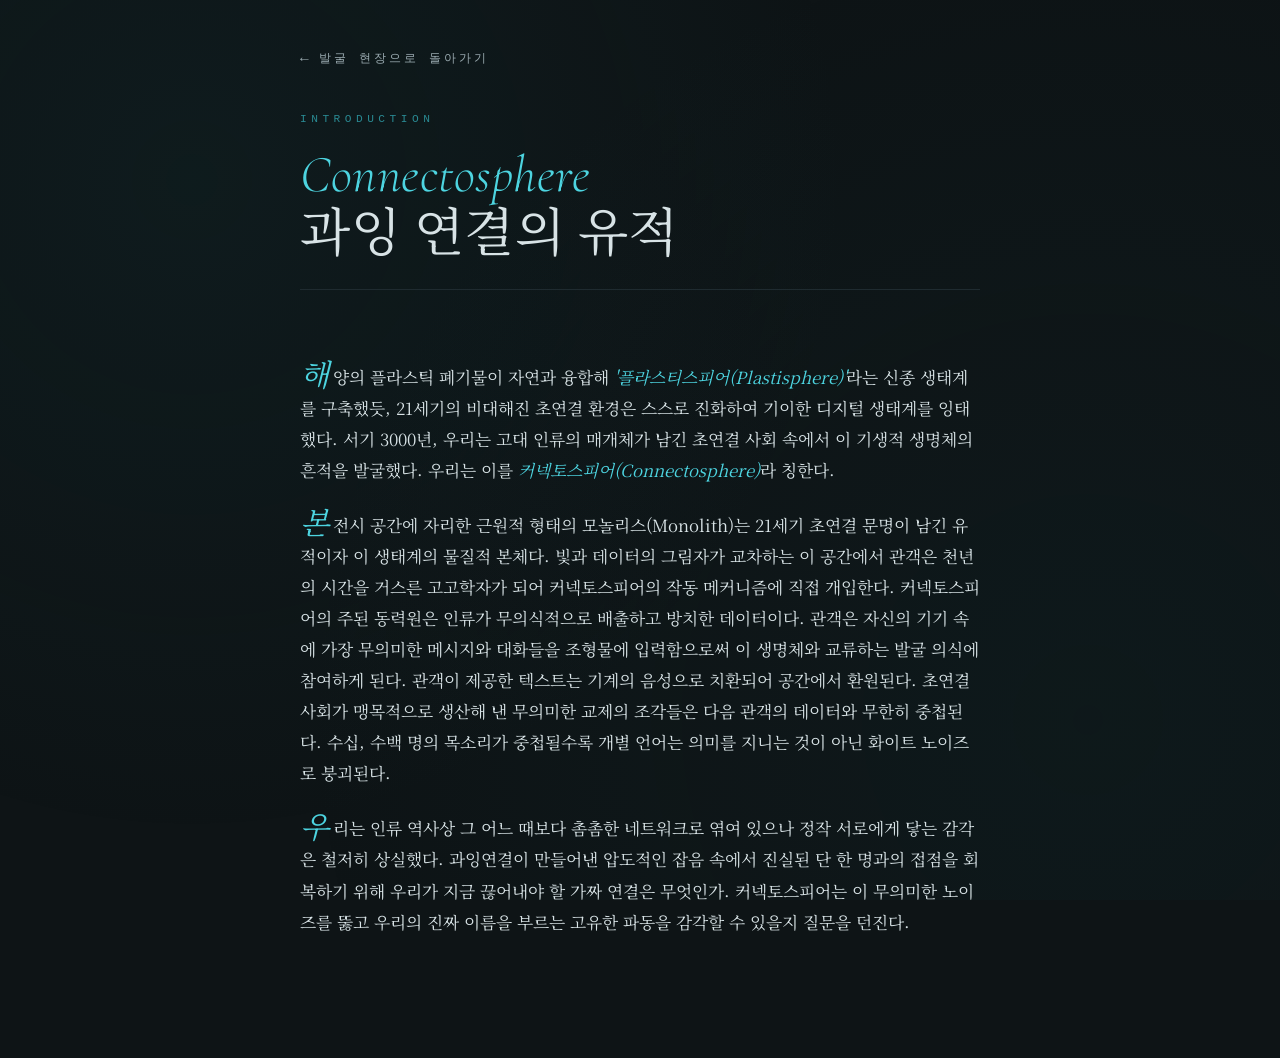
<file: intro.html>
<!DOCTYPE html>
<html lang="ko">
<head>
  <meta charset="UTF-8" />
  <meta name="viewport" content="width=device-width, initial-scale=1.0" />
  <title>전시 서문 — Connectosphere</title>

  <link rel="preconnect" href="https://fonts.googleapis.com" />
  <link rel="preconnect" href="https://fonts.gstatic.com" crossorigin />
  <link href="https://fonts.googleapis.com/css2?family=Cormorant+Garamond:ital,wght@0,300;0,400;0,500;0,600;1,400&family=Noto+Serif+KR:wght@300;400;500;600;700&display=swap" rel="stylesheet" />

  <link rel="stylesheet" href="style.css" />
</head>
<body class="page--content">
  <div class="page-shell">

    <header class="page-header">
      <a href="index.html" class="page-header__back">발굴 현장으로 돌아가기</a>
      <p class="page-header__eyebrow">Introduction</p>
      <h1 class="page-header__title">
        <em>Connectosphere</em><br />
        과잉 연결의 유적
      </h1>
    </header>

    <article class="intro-text">
      <p>
        해양의 플라스틱 폐기물이 자연과 융합해 <em>'플라스티스피어(Plastisphere)'</em>라는 신종 생태계를 구축했듯, 21세기의 비대해진 초연결 환경은 스스로 진화하여 기이한 디지털 생태계를 잉태했다. 서기 3000년, 우리는 고대 인류의 매개체가 남긴 초연결 사회 속에서 이 기생적 생명체의 흔적을 발굴했다. 우리는 이를 <em>커넥토스피어(Connectosphere)</em>라 칭한다.
      </p>

      <p>
        본 전시 공간에 자리한 근원적 형태의 모놀리스(Monolith)는 21세기 초연결 문명이 남긴 유적이자 이 생태계의 물질적 본체다. 빛과 데이터의 그림자가 교차하는 이 공간에서 관객은 천년의 시간을 거스른 고고학자가 되어 커넥토스피어의 작동 메커니즘에 직접 개입한다. 커넥토스피어의 주된 동력원은 인류가 무의식적으로 배출하고 방치한 데이터이다. 관객은 자신의 기기 속에 가장 무의미한 메시지와 대화들을 조형물에 입력함으로써 이 생명체와 교류하는 발굴 의식에 참여하게 된다. 관객이 제공한 텍스트는 기계의 음성으로 치환되어 공간에서 환원된다. 초연결 사회가 맹목적으로 생산해 낸 무의미한 교제의 조각들은 다음 관객의 데이터와 무한히 중첩된다. 수십, 수백 명의 목소리가 중첩될수록 개별 언어는 의미를 지니는 것이 아닌 화이트 노이즈로 붕괴된다.
      </p>

      <p>
        우리는 인류 역사상 그 어느 때보다 촘촘한 네트워크로 엮여 있으나 정작 서로에게 닿는 감각은 철저히 상실했다. 과잉연결이 만들어낸 압도적인 잡음 속에서 진실된 단 한 명과의 접점을 회복하기 위해 우리가 지금 끊어내야 할 가짜 연결은 무엇인가. 커넥토스피어는 이 무의미한 노이즈를 뚫고 우리의 진짜 이름을 부르는 고유한 파동을 감각할 수 있을지 질문을 던진다.
      </p>
    </article>

  </div>
</body>
</html>
</file>
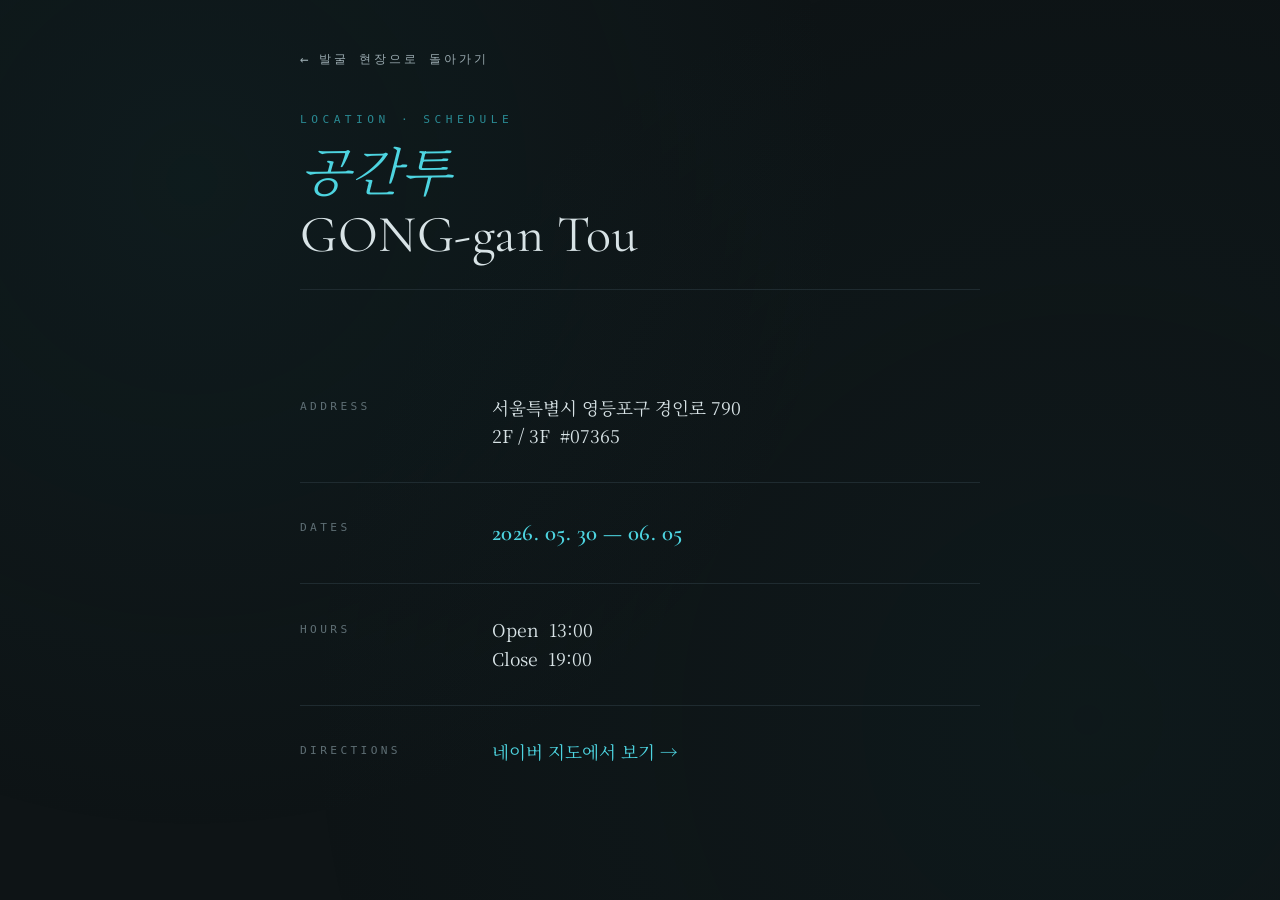
<file: location.html>
<!DOCTYPE html>
<html lang="ko">
<head>
  <meta charset="UTF-8" />
  <meta name="viewport" content="width=device-width, initial-scale=1.0" />
  <title>로케이션 — Connectosphere</title>

  <link rel="preconnect" href="https://fonts.googleapis.com" />
  <link rel="preconnect" href="https://fonts.gstatic.com" crossorigin />
  <link href="https://fonts.googleapis.com/css2?family=Cormorant+Garamond:ital,wght@0,300;0,400;0,500;0,600;1,400&family=Noto+Serif+KR:wght@300;400;500;600;700&display=swap" rel="stylesheet" />

  <link rel="stylesheet" href="style.css" />
</head>
<body class="page--content">
  <div class="page-shell">

    <header class="page-header">
      <a href="index.html" class="page-header__back">발굴 현장으로 돌아가기</a>
      <p class="page-header__eyebrow">Location · Schedule</p>
      <h1 class="page-header__title">
        <em>공간투</em><br />
        GONG-gan Tou
      </h1>
    </header>

    <div>
      <div class="info-block">
        <div class="info-block__label">Address</div>
        <div class="info-block__value">
          서울특별시 영등포구 경인로 790<br />
          2F / 3F &nbsp;#07365
        </div>
      </div>

      <div class="info-block">
        <div class="info-block__label">Dates</div>
        <div class="info-block__value">
          <strong>2026. 05. 30 — 06. 05</strong>
        </div>
      </div>

      <div class="info-block">
        <div class="info-block__label">Hours</div>
        <div class="info-block__value">
          Open &nbsp;13:00<br />
          Close &nbsp;19:00
        </div>
      </div>

      <div class="info-block">
        <div class="info-block__label">Directions</div>
        <div class="info-block__value">
          <a href="https://map.naver.com/p/search/공간투%20영등포%20경인로%20790" target="_blank" rel="noopener noreferrer">
            네이버 지도에서 보기 →
          </a>
        </div>
      </div>
    </div>

  </div>
</body>
</html>
</file>
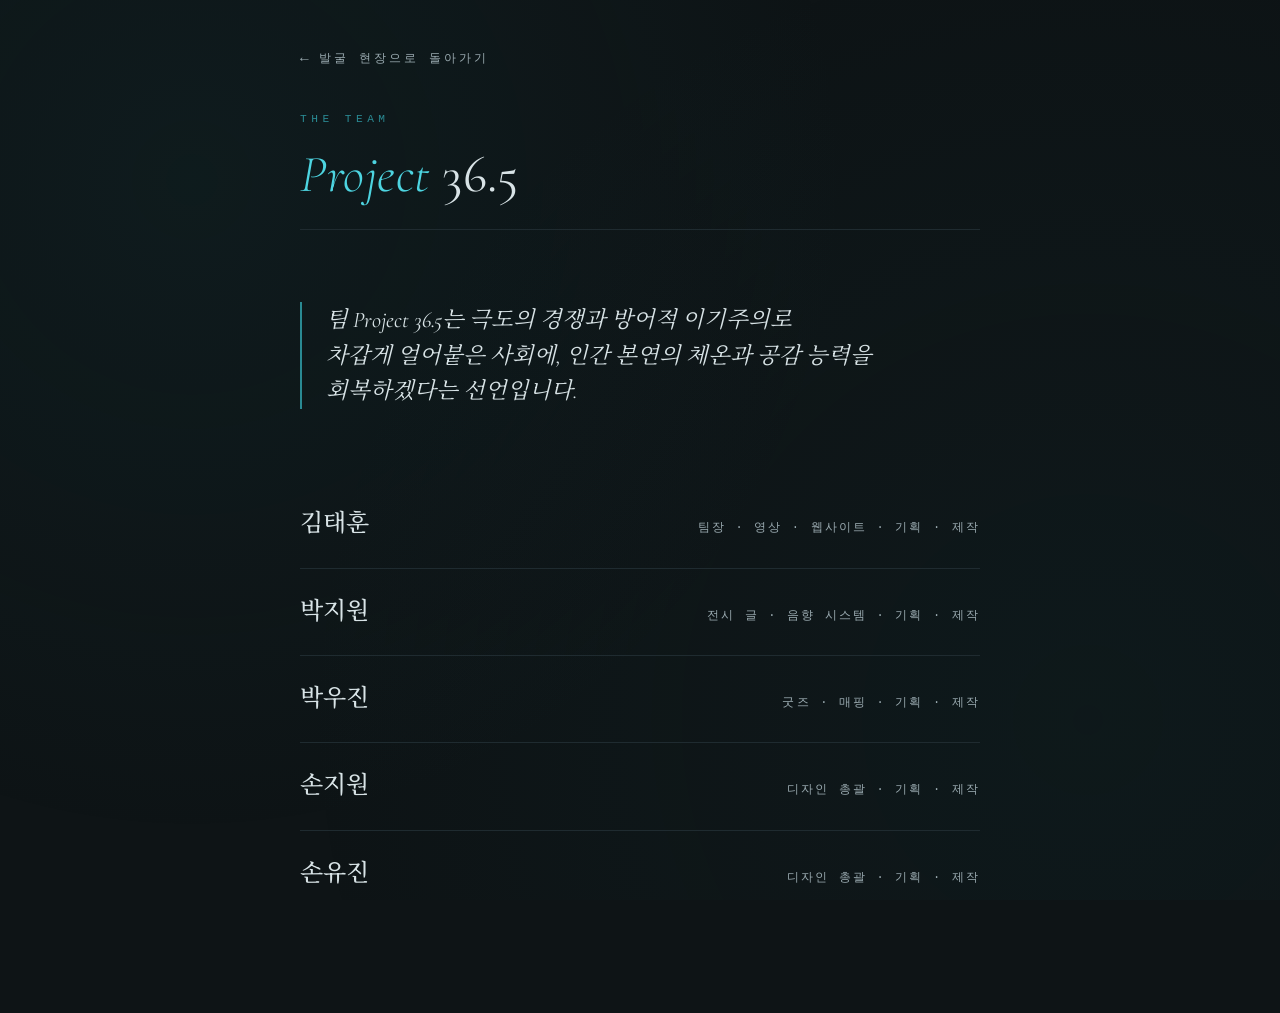
<file: team.html>
<!DOCTYPE html>
<html lang="ko">
<head>
  <meta charset="UTF-8" />
  <meta name="viewport" content="width=device-width, initial-scale=1.0" />
  <title>팀 소개 — Connectosphere</title>

  <link rel="preconnect" href="https://fonts.googleapis.com" />
  <link rel="preconnect" href="https://fonts.gstatic.com" crossorigin />
  <link href="https://fonts.googleapis.com/css2?family=Cormorant+Garamond:ital,wght@0,300;0,400;0,500;0,600;1,400&family=Noto+Serif+KR:wght@300;400;500;600;700&display=swap" rel="stylesheet" />

  <link rel="stylesheet" href="style.css" />
</head>
<body class="page--content">
  <div class="page-shell">

    <header class="page-header">
      <a href="index.html" class="page-header__back">발굴 현장으로 돌아가기</a>
      <p class="page-header__eyebrow">The Team</p>
      <h1 class="page-header__title">
        <em>Project</em> 36.5
      </h1>
    </header>

    <p class="team-statement">
      팀 Project 36.5는 극도의 경쟁과 방어적 이기주의로<br />
      차갑게 얼어붙은 사회에, 인간 본연의 체온과 공감 능력을<br />
      회복하겠다는 선언입니다.
    </p>

    <div class="team-roster">
      <div class="team-member">
        <h2 class="team-member__name">김태훈</h2>
        <p class="team-member__role">팀장 · 영상 · 웹사이트 · 기획 · 제작</p>
      </div>
      <div class="team-member">
        <h2 class="team-member__name">박지원</h2>
        <p class="team-member__role">전시 글 · 음향 시스템 · 기획 · 제작</p>
      </div>
      <div class="team-member">
        <h2 class="team-member__name">박우진</h2>
        <p class="team-member__role">굿즈 · 매핑 · 기획 · 제작</p>
      </div>
      <div class="team-member">
        <h2 class="team-member__name">손지원</h2>
        <p class="team-member__role">디자인 총괄 · 기획 · 제작</p>
      </div>
      <div class="team-member">
        <h2 class="team-member__name">손유진</h2>
        <p class="team-member__role">디자인 총괄 · 기획 · 제작</p>
      </div>
    </div>

  </div>
</body>
</html>
</file>
<file: style.css>
/* ============================================
   Connectosphere — Connectosphere stylesheet
   ============================================
   Design tokens, base, layout, and component styles
   for all pages: index, intro, location, team, rewatch.
   ============================================ */


/* ============================================
   1. DESIGN TOKENS
   ============================================ */
:root {
  /* Color palette — extracted from the painterly artwork */
  --bg-deep:        #0a0e10;   /* deepest void */
  --bg-base:        #0e1416;   /* page background */
  --bg-elevated:    #131b1f;   /* card/elevated surfaces */
  --bg-soft:        #1a2428;   /* subtle elevations */

  --ink-bright:     #d8e3e6;   /* primary text */
  --ink-soft:       #9aaab0;   /* secondary text */
  --ink-faint:      #5e6e74;   /* tertiary / hints */
  --ink-divider:    #1f2b30;   /* dividers, borders */

  --cyan-bright:    #4dd4e0;   /* primary accent — monolith glow */
  --cyan-soft:      #2a8a93;   /* muted accent */
  --cyan-dim:       #14454a;   /* dim accent, used in backgrounds */
  --cyan-glow:      0 0 24px rgba(77, 212, 224, 0.4);
  --cyan-glow-soft: 0 0 12px rgba(77, 212, 224, 0.25);

  --umber:          #4a3a2a;   /* warm earth, soil */

  /* Typography */
  --font-display: 'Cormorant Garamond', 'Noto Serif KR', Georgia, serif;
  --font-body:    'Noto Serif KR', 'Cormorant Garamond', Georgia, serif;
  --font-mono:    'SF Mono', 'JetBrains Mono', Menlo, monospace;

  /* Spacing scale (rem) */
  --space-1: 0.5rem;
  --space-2: 1rem;
  --space-3: 1.5rem;
  --space-4: 2rem;
  --space-5: 3rem;
  --space-6: 4.5rem;
  --space-7: 6rem;

  /* Layout */
  --content-max-width: 760px;
  --content-padding-x: clamp(1.25rem, 4vw, 2.5rem);

  /* Animation curves */
  --ease-out: cubic-bezier(0.16, 1, 0.3, 1);
  --ease-in-out: cubic-bezier(0.65, 0, 0.35, 1);
}


/* ============================================
   2. RESET & BASE
   ============================================ */
*, *::before, *::after {
  box-sizing: border-box;
  margin: 0;
  padding: 0;
}

html {
  -webkit-text-size-adjust: 100%;
  -webkit-font-smoothing: antialiased;
  -moz-osx-font-smoothing: grayscale;
  text-rendering: optimizeLegibility;
}

body {
  background: var(--bg-base);
  color: var(--ink-bright);
  font-family: var(--font-body);
  font-weight: 400;
  font-size: 16px;
  line-height: 1.6;
  min-height: 100vh;
  overflow-x: hidden;
}

a {
  color: var(--cyan-bright);
  text-decoration: none;
  transition: color 0.3s var(--ease-out);
}

a:hover {
  color: var(--ink-bright);
}

img {
  display: block;
  max-width: 100%;
  height: auto;
}

button {
  font: inherit;
  background: none;
  border: none;
  cursor: pointer;
  color: inherit;
}

/* Background texture — subtle film grain for atmosphere */
body::before {
  content: '';
  position: fixed;
  inset: 0;
  background-image:
    radial-gradient(circle at 15% 20%, rgba(20, 69, 74, 0.15), transparent 50%),
    radial-gradient(circle at 85% 80%, rgba(20, 69, 74, 0.1), transparent 60%);
  pointer-events: none;
  z-index: 0;
}


/* ============================================
   3. MAIN PAGE — TITLE SCREEN (State 1)
   ============================================ */
.page--main {
  margin: 0;
  background: var(--bg-deep);
  overflow: hidden;
}

.title-screen {
  position: fixed;
  inset: 0;
  display: flex;
  align-items: center;
  justify-content: center;
  background:
    radial-gradient(ellipse at center, rgba(20, 69, 74, 0.12) 0%, transparent 70%),
    var(--bg-deep);
  z-index: 10;
  opacity: 1;
  transition: opacity 1.2s var(--ease-in-out);
}

.title-screen.is-hidden {
  opacity: 0;
  pointer-events: none;
}

.title-screen__inner {
  text-align: center;
  padding: var(--content-padding-x);
  animation: title-fade-in 1.8s var(--ease-out) 0.2s both;
}

@keyframes title-fade-in {
  from { opacity: 0; transform: translateY(12px); }
  to   { opacity: 1; transform: translateY(0); }
}

.title {
  display: flex;
  flex-direction: column;
  align-items: center;
  gap: var(--space-2);
  margin-bottom: var(--space-5);
}

.title__main {
  font-family: var(--font-display);
  font-weight: 300;
  font-style: italic;
  font-size: clamp(2.5rem, 7vw, 5rem);
  letter-spacing: 0.02em;
  line-height: 1;
  color: var(--ink-bright);
  text-shadow: 0 0 30px rgba(77, 212, 224, 0.15);
}

.title__sub {
  font-family: var(--font-body);
  font-weight: 400;
  font-size: clamp(0.9rem, 1.8vw, 1.1rem);
  letter-spacing: 0.4em;
  color: var(--ink-soft);
  text-transform: none;
  margin-top: var(--space-1);
}

.title__caption {
  margin-top: var(--space-5);
  font-family: var(--font-mono);
  font-size: 0.75rem;
  letter-spacing: 0.3em;
  color: var(--ink-faint);
  text-transform: uppercase;
}

/* Enter button — cyan glow with pulse */
.enter-btn {
  position: relative;
  display: inline-flex;
  align-items: center;
  justify-content: center;
  width: 168px;
  height: 56px;
  border: 1px solid var(--cyan-soft);
  background: transparent;
  color: var(--cyan-bright);
  font-family: var(--font-mono);
  font-size: 0.8rem;
  letter-spacing: 0.5em;
  text-indent: 0.5em;
  cursor: pointer;
  overflow: hidden;
  transition: all 0.5s var(--ease-out);
  box-shadow: 0 0 0 rgba(77, 212, 224, 0);
}

.enter-btn:hover,
.enter-btn:focus-visible {
  border-color: var(--cyan-bright);
  color: var(--ink-bright);
  box-shadow: 0 0 32px rgba(77, 212, 224, 0.3);
  outline: none;
}

.enter-btn:active {
  transform: scale(0.98);
}

.enter-btn__label {
  position: relative;
  z-index: 2;
}

.enter-btn__pulse {
  position: absolute;
  inset: 0;
  background: radial-gradient(circle at center, rgba(77, 212, 224, 0.15), transparent 70%);
  animation: enter-pulse 2.4s ease-in-out infinite;
  pointer-events: none;
}

@keyframes enter-pulse {
  0%, 100% { opacity: 0.4; }
  50%      { opacity: 1; }
}


/* ============================================
   4. MAIN PAGE — VIDEO STAGE (State 2)
   ============================================ */
.video-stage {
  position: fixed;
  inset: 0;
  display: flex;
  align-items: center;
  justify-content: center;
  background: var(--bg-deep);
  z-index: 5;
  opacity: 0;
  transition: opacity 1s var(--ease-in-out);
  pointer-events: none;
}

.video-stage.is-active {
  opacity: 1;
  pointer-events: auto;
}

.video-stage__video {
  width: 100%;
  height: 100%;
  object-fit: contain;
  background: var(--bg-deep);
}


/* ============================================
   5. MAIN PAGE — END SCENE (State 3)
   ============================================ */
.end-scene {
  position: fixed;
  inset: 0;
  display: flex;
  align-items: center;
  justify-content: center;
  background: var(--bg-deep);
  z-index: 1;
  opacity: 0;
  transition: opacity 1.5s var(--ease-in-out);
  pointer-events: none;
}

.end-scene.is-active {
  opacity: 1;
  pointer-events: auto;
}

.end-scene__bg {
  width: 100%;
  height: 100%;
  object-fit: contain;
  user-select: none;
  -webkit-user-drag: none;
}

/* Wrapper for hotspots — matches image's actual rendered box */
/* We use object-fit: contain on the image, so we need to overlay hotspots
   on the *visible image area*. To keep this simple in pure CSS, hotspots
   are positioned via absolute % on the .end-scene container, which means
   they will scale with the viewport. On wide screens this matches well;
   if the image is letterboxed, hotspots align with the container, not
   the image. JS will recalculate the image's actual rendered box and
   adjust hotspot positioning. See script.js. */


/* ============================================
   6. HOTSPOTS — clickable artifact overlays
   ============================================ */
.hotspot {
  position: absolute;
  display: flex;
  align-items: center;
  justify-content: center;
  border-radius: 4px;
  cursor: pointer;
  transition: all 0.6s var(--ease-out);
  z-index: 2;
  /* Hotspot is invisible by default — only the marker shows */
  background: transparent;
  border: 1px solid transparent;
}

.hotspot:focus-visible {
  outline: 2px solid var(--cyan-bright);
  outline-offset: 4px;
}

/* Hotspot marker — small pulsing dot to indicate clickability */
.hotspot__marker {
  position: absolute;
  bottom: 8%;
  left: 50%;
  transform: translateX(-50%);
  width: 10px;
  height: 10px;
  border-radius: 50%;
  background: var(--cyan-bright);
  box-shadow: 0 0 12px rgba(77, 212, 224, 0.7);
  animation: marker-pulse 2.5s ease-in-out infinite;
  pointer-events: none;
}

@keyframes marker-pulse {
  0%, 100% { opacity: 0.7; transform: translateX(-50%) scale(1); }
  50%      { opacity: 1;   transform: translateX(-50%) scale(1.25); }
}

/* Slightly faster pulse for already-glowing artifacts (data, rewatch) */
.hotspot__marker--glow {
  animation-duration: 1.8s;
  background: #7eecf5;
  box-shadow: 0 0 18px rgba(126, 236, 245, 0.8);
}

/* Hotspot label — only appears on hover */
.hotspot__label {
  position: absolute;
  bottom: -32px;
  left: 50%;
  transform: translateX(-50%) translateY(8px);
  font-family: var(--font-mono);
  font-size: 0.7rem;
  letter-spacing: 0.3em;
  color: var(--cyan-bright);
  text-transform: uppercase;
  white-space: nowrap;
  opacity: 0;
  transition: all 0.4s var(--ease-out);
  pointer-events: none;
  text-shadow: 0 0 8px rgba(0, 0, 0, 0.8), 0 0 16px rgba(77, 212, 224, 0.3);
}

.hotspot:hover .hotspot__label,
.hotspot:focus-visible .hotspot__label {
  opacity: 1;
  transform: translateX(-50%) translateY(0);
}

/* Hover state — subtle glow border around the hotspot area */
.hotspot:hover,
.hotspot:focus-visible {
  background: radial-gradient(ellipse at center, rgba(77, 212, 224, 0.08), transparent 70%);
  border-color: rgba(77, 212, 224, 0.25);
}

.hotspot:hover .hotspot__marker,
.hotspot:focus-visible .hotspot__marker {
  animation-duration: 1s;
  transform: translateX(-50%) scale(1.4);
}


/* ============================================
   7. CONTENT PAGES — shared layout
   (intro, location, team, rewatch)
   ============================================ */
.page--content {
  background: var(--bg-base);
  min-height: 100vh;
  padding: var(--space-5) 0 var(--space-7);
  position: relative;
}

.page-shell {
  position: relative;
  z-index: 2;
  max-width: var(--content-max-width);
  margin: 0 auto;
  padding: 0 var(--content-padding-x);
}

/* Page header — back link + page title */
.page-header {
  display: flex;
  flex-direction: column;
  gap: var(--space-2);
  margin-bottom: var(--space-6);
  padding-bottom: var(--space-3);
  border-bottom: 1px solid var(--ink-divider);
}

.page-header__back {
  display: inline-flex;
  align-items: center;
  gap: 0.6em;
  font-family: var(--font-mono);
  font-size: 0.75rem;
  letter-spacing: 0.25em;
  color: var(--ink-soft);
  text-transform: uppercase;
  width: fit-content;
  transition: color 0.3s var(--ease-out);
}

.page-header__back:hover {
  color: var(--cyan-bright);
}

.page-header__back::before {
  content: '←';
  font-size: 1.2em;
  transition: transform 0.3s var(--ease-out);
}

.page-header__back:hover::before {
  transform: translateX(-4px);
}

.page-header__eyebrow {
  font-family: var(--font-mono);
  font-size: 0.7rem;
  letter-spacing: 0.4em;
  color: var(--cyan-soft);
  text-transform: uppercase;
  margin-top: var(--space-3);
}

.page-header__title {
  font-family: var(--font-display);
  font-weight: 400;
  font-size: clamp(2rem, 5vw, 3.25rem);
  line-height: 1.15;
  color: var(--ink-bright);
  letter-spacing: 0.01em;
}

.page-header__title em {
  font-style: italic;
  font-weight: 300;
  color: var(--cyan-bright);
}


/* ============================================
   8. CONTENT — INTRO (전시 서문)
   ============================================ */
.intro-text {
  font-family: var(--font-body);
  font-size: 1.05rem;
  line-height: 1.85;
  color: var(--ink-bright);
}

.intro-text p {
  margin-bottom: var(--space-3);
}

.intro-text p:first-letter {
  font-family: var(--font-display);
  font-size: 1.8em;
  float: left;
  line-height: 0.9;
  margin: 0.05em 0.12em -0.05em 0;
  color: var(--cyan-bright);
  font-style: italic;
  font-weight: 400;
}

.intro-text em {
  font-style: italic;
  color: var(--cyan-bright);
}


/* ============================================
   9. CONTENT — LOCATION (로케이션)
   ============================================ */
.info-block {
  display: grid;
  grid-template-columns: minmax(120px, 160px) 1fr;
  gap: var(--space-2) var(--space-4);
  padding: var(--space-4) 0;
  border-bottom: 1px solid var(--ink-divider);
}

.info-block:last-child {
  border-bottom: none;
}

.info-block__label {
  font-family: var(--font-mono);
  font-size: 0.7rem;
  letter-spacing: 0.3em;
  color: var(--ink-faint);
  text-transform: uppercase;
  padding-top: 0.4em;
}

.info-block__value {
  font-family: var(--font-body);
  font-size: 1.1rem;
  line-height: 1.6;
  color: var(--ink-bright);
}

.info-block__value strong {
  font-weight: 600;
  color: var(--cyan-bright);
  font-family: var(--font-display);
  font-size: 1.3em;
  letter-spacing: 0.02em;
}

@media (max-width: 600px) {
  .info-block {
    grid-template-columns: 1fr;
    gap: var(--space-1);
  }
}


/* ============================================
   10. CONTENT — TEAM (팀 소개)
   ============================================ */
.team-statement {
  font-family: var(--font-display);
  font-style: italic;
  font-weight: 400;
  font-size: clamp(1.1rem, 2vw, 1.4rem);
  line-height: 1.6;
  color: var(--ink-bright);
  margin-bottom: var(--space-6);
  padding-left: var(--space-3);
  border-left: 2px solid var(--cyan-soft);
}

.team-roster {
  display: flex;
  flex-direction: column;
  gap: 0;
}

.team-member {
  display: grid;
  grid-template-columns: 1fr auto;
  gap: var(--space-3);
  padding: var(--space-3) 0;
  border-bottom: 1px solid var(--ink-divider);
  align-items: baseline;
}

.team-member:last-child {
  border-bottom: none;
}

.team-member__name {
  font-family: var(--font-display);
  font-weight: 500;
  font-size: 1.5rem;
  color: var(--ink-bright);
  letter-spacing: 0.01em;
}

.team-member__role {
  font-family: var(--font-mono);
  font-size: 0.75rem;
  letter-spacing: 0.18em;
  color: var(--ink-soft);
  text-transform: uppercase;
  text-align: right;
}


/* ============================================
   11. CONTENT — REWATCH (인트로 다시보기)
   ============================================ */
.rewatch-video {
  width: 100%;
  aspect-ratio: 21 / 9;
  background: var(--bg-deep);
  margin-top: var(--space-3);
  margin-bottom: var(--space-3);
}

.rewatch-video video {
  width: 100%;
  height: 100%;
  object-fit: contain;
  background: var(--bg-deep);
}

.rewatch-caption {
  font-family: var(--font-mono);
  font-size: 0.75rem;
  letter-spacing: 0.2em;
  color: var(--ink-faint);
  text-transform: uppercase;
  text-align: center;
  margin-top: var(--space-3);
}


/* ============================================
   12. RESPONSIVE TWEAKS
   ============================================ */
@media (max-width: 768px) {
  /* On narrow viewports, the 21:9 image is small and centered.
     Hotspots use percentages so they should still align with the image,
     but markers and labels need to be more visible. */
  .hotspot__marker {
    width: 8px;
    height: 8px;
  }

  .hotspot__label {
    font-size: 0.65rem;
    letter-spacing: 0.2em;
    bottom: -26px;
  }

  .title__main {
    letter-spacing: 0.01em;
  }

  .title__sub {
    letter-spacing: 0.3em;
  }
}

@media (max-width: 480px) {
  /* On phones, show labels by default since hover doesn't exist */
  .hotspot__label {
    opacity: 0.85;
    transform: translateX(-50%) translateY(0);
  }

  .enter-btn {
    width: 152px;
    height: 52px;
  }
}


/* ============================================
   13. ACCESSIBILITY — reduced motion
   ============================================ */
@media (prefers-reduced-motion: reduce) {
  *, *::before, *::after {
    animation-duration: 0.01ms !important;
    animation-iteration-count: 1 !important;
    transition-duration: 0.01ms !important;
  }

  .enter-btn__pulse,
  .hotspot__marker {
    animation: none;
  }
}


/* ============================================
   14. MOBILE PORTRAIT — ROTATE PROMPT
   모바일 세로 모드에서만 표시되는 회전 안내 화면
   가로 모드 또는 데스크탑에서는 자동으로 숨겨짐
   콘텐츠 페이지(intro, location, team, rewatch)는
   .page--content 클래스를 가지므로 영향 없음
   ============================================ */

.rotate-prompt {
  display: none;
}

/* Only show on mobile portrait (≤ 900px width AND portrait orientation)
   On the main page only — content pages have body.page--content */
@media (orientation: portrait) and (max-width: 900px) {
  body.page--main .rotate-prompt {
    display: flex;
    position: fixed;
    inset: 0;
    z-index: 1000;
    background:
      radial-gradient(ellipse at center, rgba(20, 69, 74, 0.18) 0%, transparent 70%),
      var(--bg-deep);
    align-items: center;
    justify-content: center;
    flex-direction: column;
    padding: var(--space-4);
    animation: rotate-prompt-fade-in 1s var(--ease-out);
  }

  /* Hide all other states when rotate prompt is visible */
  body.page--main .title-screen,
  body.page--main .video-stage,
  body.page--main .end-scene {
    display: none !important;
  }
}

@keyframes rotate-prompt-fade-in {
  from { opacity: 0; }
  to   { opacity: 1; }
}

.rotate-prompt__inner {
  text-align: center;
  max-width: 320px;
}

/* Rotating phone icon — pure CSS SVG container */
.rotate-prompt__icon {
  width: 88px;
  height: 88px;
  margin: 0 auto var(--space-4);
  position: relative;
  animation: phone-rotate 2.8s var(--ease-in-out) infinite;
  filter: drop-shadow(0 0 18px rgba(77, 212, 224, 0.4));
}

.rotate-prompt__icon svg {
  width: 100%;
  height: 100%;
}

@keyframes phone-rotate {
  0%, 20%  { transform: rotate(0deg); }
  60%, 80% { transform: rotate(-90deg); }
  100%     { transform: rotate(-90deg); }
}

.rotate-prompt__title {
  font-family: var(--font-display);
  font-style: italic;
  font-weight: 400;
  font-size: 1.7rem;
  line-height: 1.3;
  color: var(--ink-bright);
  margin-bottom: var(--space-2);
  letter-spacing: 0.01em;
}

.rotate-prompt__message {
  font-family: var(--font-body);
  font-size: 0.95rem;
  line-height: 1.7;
  color: var(--ink-soft);
  margin-bottom: var(--space-4);
}

.rotate-prompt__caption {
  font-family: var(--font-mono);
  font-size: 0.7rem;
  letter-spacing: 0.35em;
  color: var(--cyan-soft);
  text-transform: uppercase;
  margin-top: var(--space-3);
}

/* For very small phones — reduce sizes slightly */
@media (orientation: portrait) and (max-width: 380px) {
  .rotate-prompt__title {
    font-size: 1.4rem;
  }
  .rotate-prompt__message {
    font-size: 0.88rem;
  }
  .rotate-prompt__icon {
    width: 72px;
    height: 72px;
  }
}
</file>
